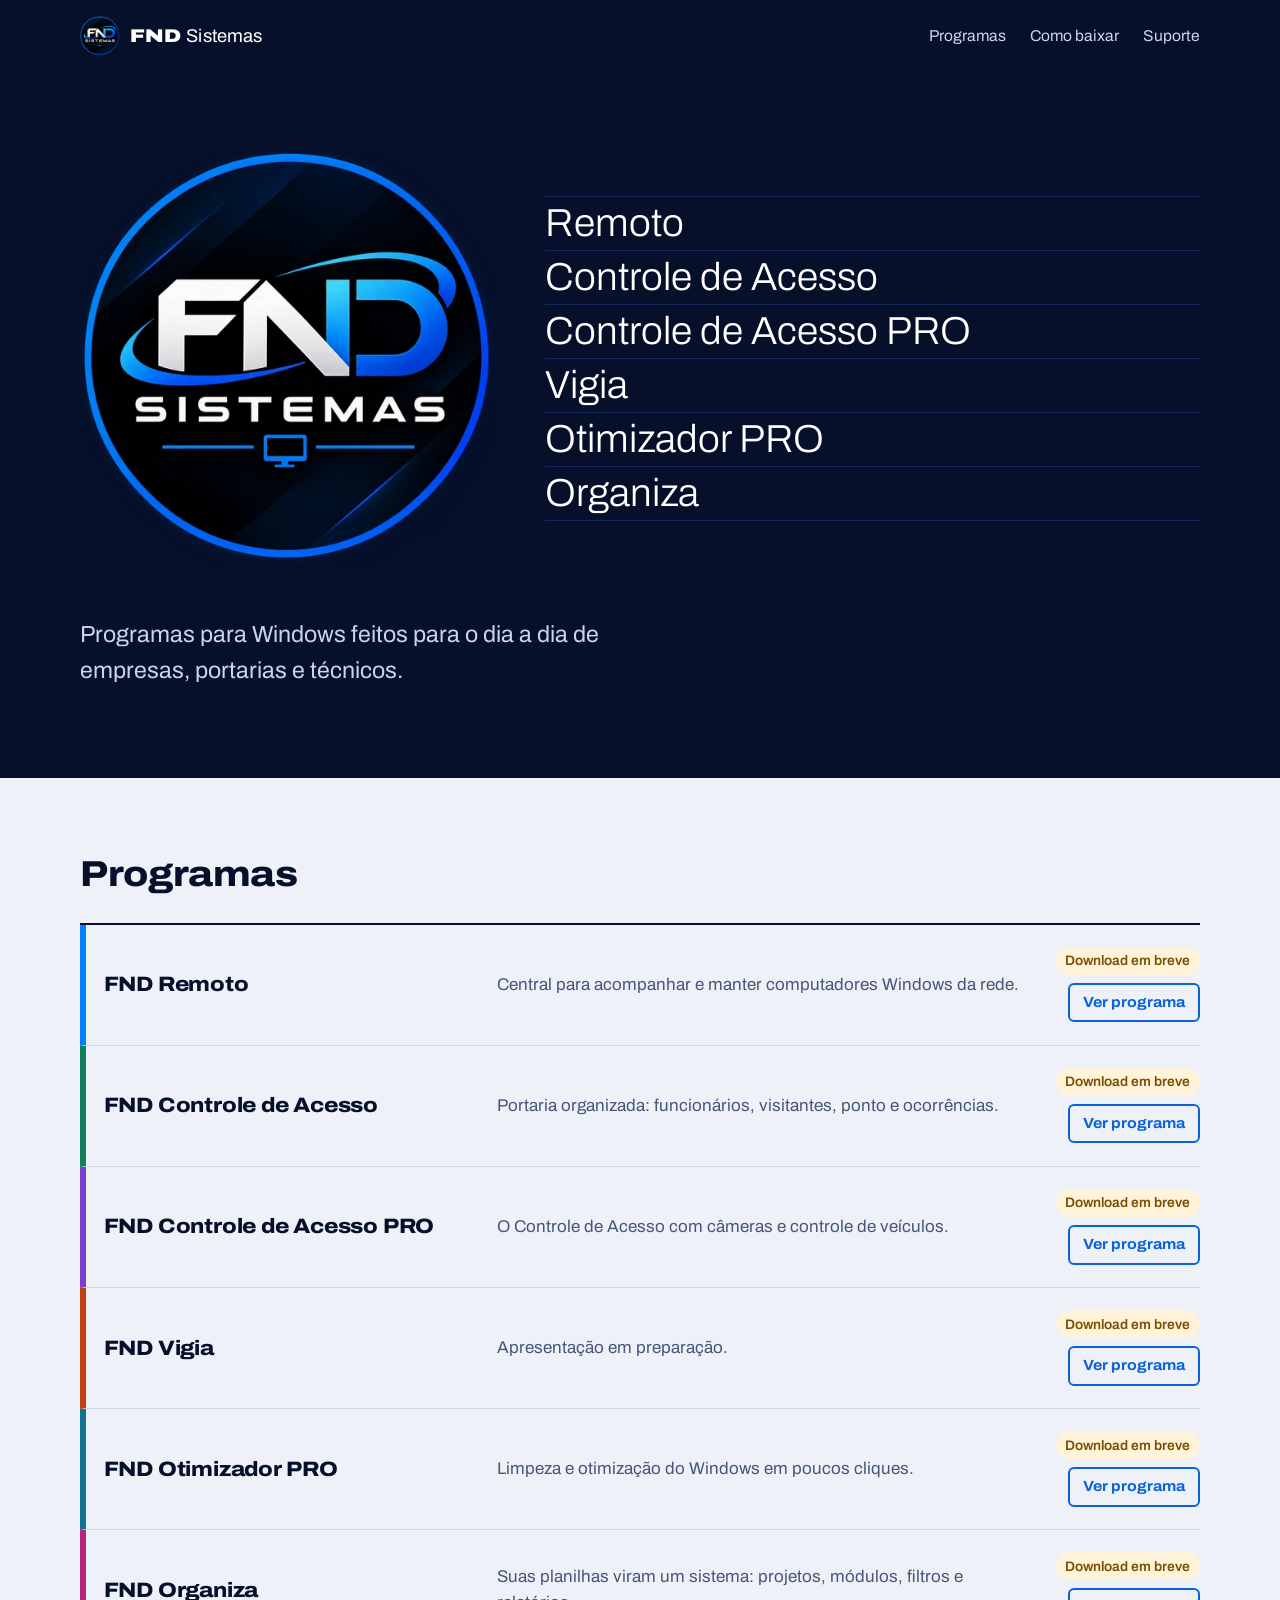
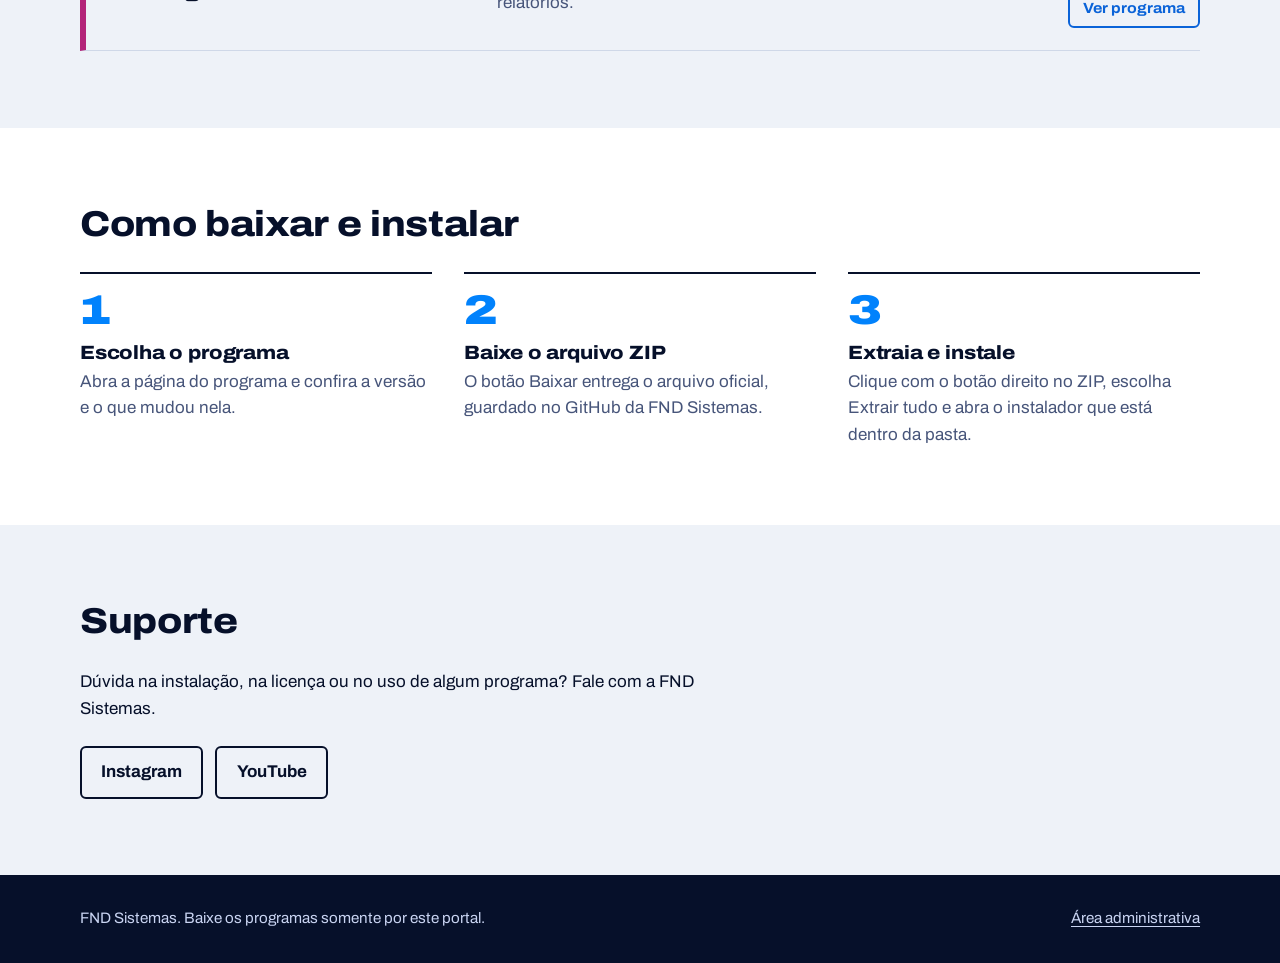
<file: index.html>
<!DOCTYPE html>
<html lang="pt-BR">
<head>
  <meta charset="utf-8">
  <meta name="viewport" content="width=device-width, initial-scale=1">
  <meta http-equiv="Content-Security-Policy" content="default-src 'self'; img-src 'self' data:; style-src 'self'; script-src 'self'; object-src 'none'; base-uri 'none'; form-action 'none'">
  <meta name="referrer" content="strict-origin-when-cross-origin">
  <title>FND Sistemas — downloads e suporte</title>
  <meta name="description" content="Central oficial de downloads e suporte dos programas FND Sistemas para Windows.">
  <meta property="og:title" content="FND Sistemas — downloads e suporte">
  <meta property="og:description" content="Baixe os programas FND Sistemas para Windows e acompanhe as atualizações.">
  <meta property="og:type" content="website">
  <meta property="og:image" content="https://fnd-links.github.io/fnd-sistemas/assets/img/icone-180.png">
  <meta name="theme-color" content="#06102a">
  <link rel="icon" href="assets/img/logo-96.png" type="image/png">
  <link rel="apple-touch-icon" href="assets/img/icone-180.png">
  <link rel="preload" href="assets/fonts/archivo-var.woff2" as="font" type="font/woff2" crossorigin>
  <link rel="preload" href="data/programas.json" as="fetch" crossorigin>
  <link rel="stylesheet" href="assets/css/site.css">
  <script type="module" src="assets/js/inicio.js"></script>
</head>
<body>
  <a class="pular" href="#programas">Ir para os programas</a>

  <header class="topo">
    <div class="contido">
      <a class="marca" href="./" aria-label="FND Sistemas, página inicial"><img src="assets/img/logo-96.png" alt="" width="40" height="40">FND<span>Sistemas</span></a>
      <nav aria-label="Seções">
        <a href="#programas">Programas</a>
        <a href="#como-baixar">Como baixar</a>
        <a href="#suporte">Suporte</a>
      </nav>
    </div>
  </header>

  <main>
    <section class="abertura" aria-labelledby="titulo">
      <div class="contido">
        <h1 id="titulo"><img src="assets/img/logo-512.webp" alt="FND Sistemas" width="512" height="512" fetchpriority="high"></h1>
        <ul class="indice" id="indice" aria-label="Programas FND"></ul>
        <p class="frase" id="frase">Programas para Windows feitos para o dia a dia de empresas, portarias e técnicos.</p>
      </div>
    </section>

    <section class="secao" id="programas" aria-labelledby="t-programas">
      <div class="contido">
        <h2 id="t-programas">Programas</h2>
        <ul class="programas" id="lista-programas">
          <li class="vazio">Carregando a lista de programas…</li>
        </ul>
        <noscript><p class="aviso">Para ver os programas e os downloads, ative o JavaScript no navegador.</p></noscript>
      </div>
    </section>

    <section class="secao clara" id="como-baixar" aria-labelledby="t-como">
      <div class="contido">
        <h2 id="t-como">Como baixar e instalar</h2>
        <ol class="passos" id="passos">
          <li>
            <h3>Escolha o programa</h3>
            <p>Abra a página do programa e confira a versão e o que mudou nela.</p>
          </li>
          <li>
            <h3>Baixe o arquivo ZIP</h3>
            <p>O botão Baixar entrega o arquivo oficial, guardado no GitHub da FND Sistemas.</p>
          </li>
          <li>
            <h3>Extraia e instale</h3>
            <p>Clique com o botão direito no ZIP, escolha Extrair tudo e abra o instalador que está dentro da pasta.</p>
          </li>
        </ol>
      </div>
    </section>

    <section class="secao" id="suporte" aria-labelledby="t-suporte">
      <div class="contido">
        <h2 id="t-suporte">Suporte</h2>
        <p id="texto-suporte">Dúvida na instalação, na licença ou no uso de algum programa? Fale com a FND Sistemas.</p>
        <div class="contatos" id="contatos"></div>
      </div>
    </section>
  </main>

  <footer class="rodape">
    <div class="contido">
      <span id="texto-rodape">FND Sistemas. Baixe os programas somente por este portal.</span>
      <span class="links"><a href="admin/">Área administrativa</a></span>
    </div>
  </footer>
</body>
</html>
</file>
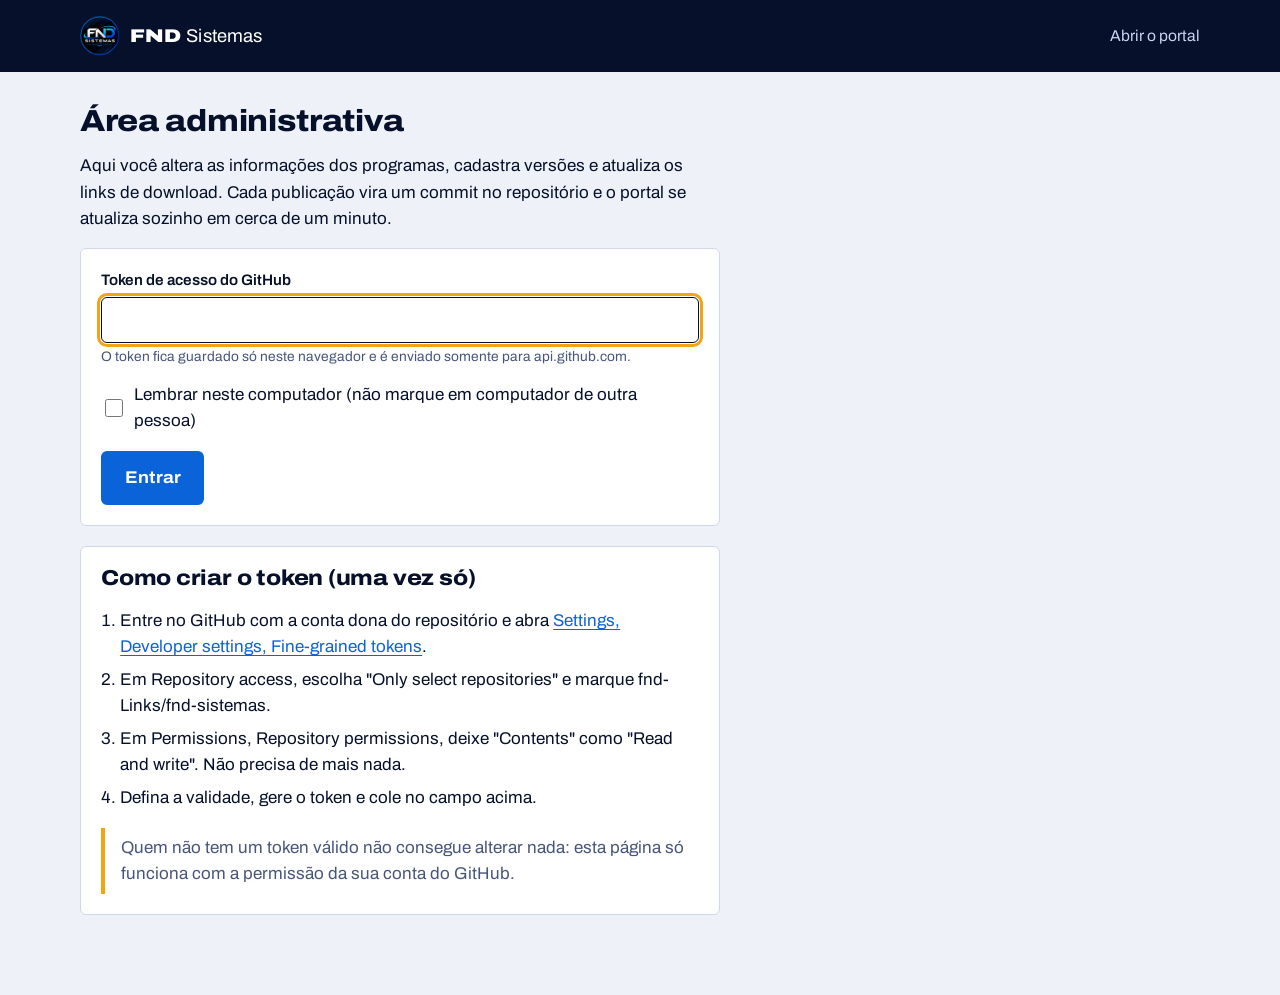
<file: admin/index.html>
<!DOCTYPE html>
<html lang="pt-BR">
<head>
  <meta charset="utf-8">
  <meta name="viewport" content="width=device-width, initial-scale=1">
  <title>Área administrativa — FND Sistemas</title>
  <meta name="robots" content="noindex, nofollow">
  <meta name="referrer" content="no-referrer">
  <meta http-equiv="Content-Security-Policy" content="default-src 'self'; connect-src 'self' https://api.github.com; img-src 'self' data:; style-src 'self'; script-src 'self'; base-uri 'none'; form-action 'none'">
  <link rel="icon" href="../assets/img/logo-96.png" type="image/png">
  <link rel="apple-touch-icon" href="../assets/img/icone-180.png">
  <link rel="stylesheet" href="../assets/css/site.css">
  <link rel="stylesheet" href="../assets/css/admin.css">
  <script type="module" src="../assets/js/admin.js"></script>
</head>
<body class="admin">
  <header class="topo">
    <div class="contido">
      <a class="marca" href="../"><img src="../assets/img/logo-96.png" alt="" width="40" height="40">FND<span>Sistemas</span></a>
      <nav aria-label="Painel">
        <a href="../" target="_blank" rel="noopener">Abrir o portal</a>
        <a href="#" id="sair" hidden>Sair</a>
      </nav>
    </div>
  </header>

  <main class="contido" id="app">
    <noscript><p class="aviso">A área administrativa precisa de JavaScript.</p></noscript>
  </main>

  <div id="avisos" class="avisos" role="status" aria-live="polite"></div>
</body>
</html>
</file>
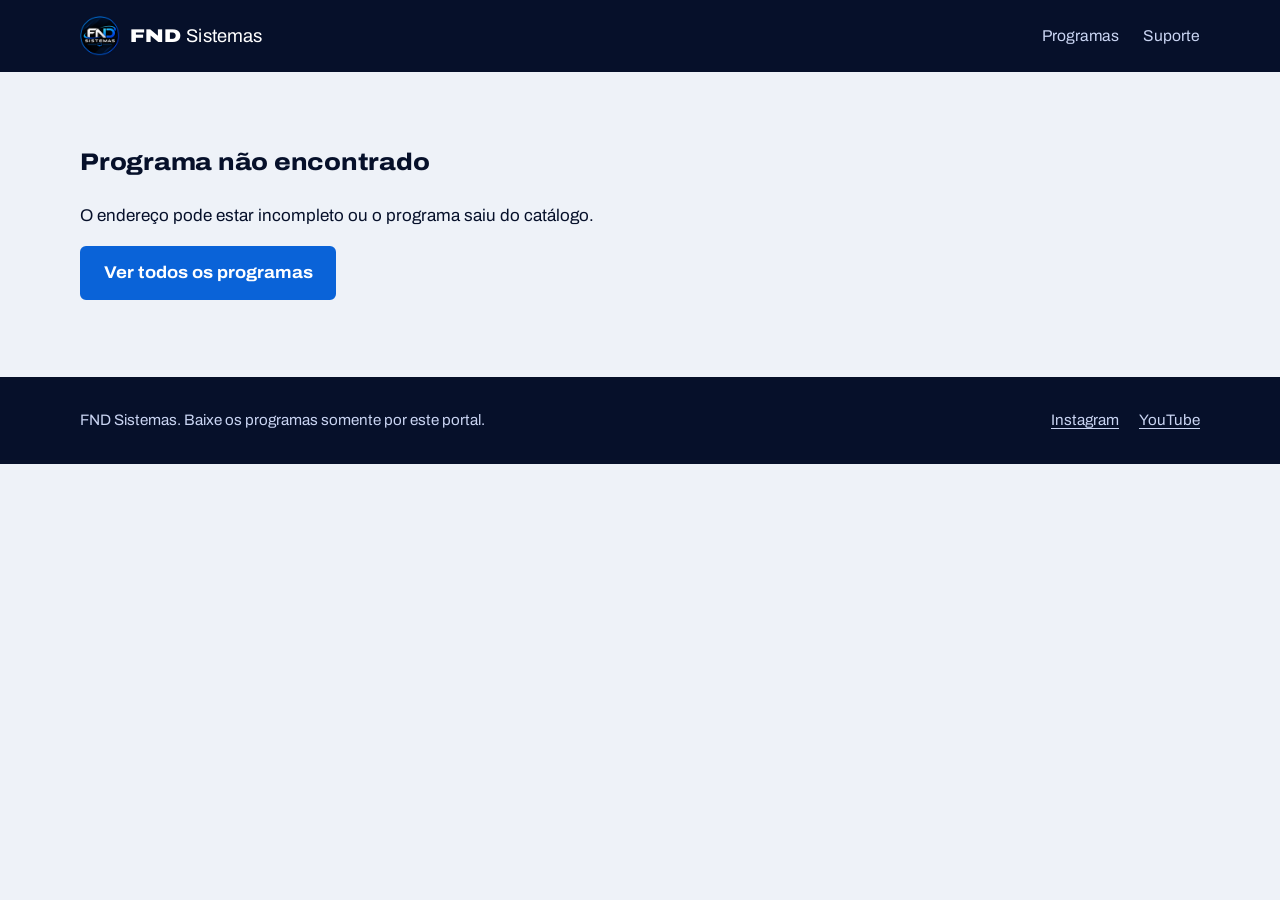
<file: programa.html>
<!DOCTYPE html>
<html lang="pt-BR">
<head>
  <meta charset="utf-8">
  <meta name="viewport" content="width=device-width, initial-scale=1">
  <meta http-equiv="Content-Security-Policy" content="default-src 'self'; img-src 'self' data:; style-src 'self'; script-src 'self'; object-src 'none'; base-uri 'none'; form-action 'none'">
  <meta name="referrer" content="strict-origin-when-cross-origin">
  <title>Programa — FND Sistemas</title>
  <meta name="description" content="Apresentação, versão atual, histórico de atualizações e download do programa FND Sistemas.">
  <meta name="theme-color" content="#06102a">
  <link rel="icon" href="assets/img/logo-96.png" type="image/png">
  <link rel="apple-touch-icon" href="assets/img/icone-180.png">
  <link rel="preload" href="assets/fonts/archivo-var.woff2" as="font" type="font/woff2" crossorigin>
  <link rel="preload" href="data/programas.json" as="fetch" crossorigin>
  <link rel="stylesheet" href="assets/css/site.css">
  <script type="module" src="assets/js/programa.js"></script>
</head>
<body>
  <a class="pular" href="#conteudo">Ir para o conteúdo</a>

  <header class="topo">
    <div class="contido">
      <a class="marca" href="./" aria-label="FND Sistemas, página inicial"><img src="assets/img/logo-96.png" alt="" width="40" height="40">FND<span>Sistemas</span></a>
      <nav aria-label="Seções">
        <a href="./#programas">Programas</a>
        <a href="./#suporte">Suporte</a>
      </nav>
    </div>
  </header>

  <main id="conteudo">
    <section class="secao"><div class="contido"><p class="vazio">Carregando o programa…</p>
      <noscript><p class="aviso">Para ver o programa e o download, ative o JavaScript no navegador.</p></noscript>
    </div></section>
  </main>

  <footer class="rodape">
    <div class="contido">
      <span id="texto-rodape">FND Sistemas. Baixe os programas somente por este portal.</span>
      <span class="links" id="rodape-links"></span>
    </div>
  </footer>
</body>
</html>
</file>
<file: assets/css/site.css>
/* FND Sistemas — estilos do portal e base do painel */

@font-face {
  font-family: "Archivo";
  src: url("../fonts/archivo-var.woff2") format("woff2");
  font-weight: 100 900;
  font-stretch: 62% 125%;
  font-display: swap;
}

:root {
  --tinta: #06102a;
  --tinta-suave: #47557a;
  --papel: #eef2f8;
  --branco: #ffffff;
  --linha: #cfd8e8;
  --cobalto: #0a63d8;
  --cobalto-escuro: #084fae;
  --azul-marca: #0182fc;
  --ciano: #3cd4fd;
  --ambar: #f2a413;
  --ambar-fundo: #fff4d9;
  --ambar-texto: #7a4d00;
  --verde: #12805c;
  --verde-fundo: #dff5ec;
  --erro: #b42318;
  --erro-fundo: #fde7e4;
  --cor-programa: var(--cobalto);
  --largura: 1120px;
  --raio: 6px;
}

*,
*::before,
*::after { box-sizing: border-box; }

html { -webkit-text-size-adjust: 100%; scroll-behavior: smooth; }

body {
  margin: 0;
  font-family: "Archivo", "Segoe UI", system-ui, sans-serif;
  font-size: 1.0625rem;
  line-height: 1.55;
  color: var(--tinta);
  background: var(--papel);
}

h1, h2, h3 { line-height: 1.1; margin: 0; font-stretch: 112%; font-weight: 800; letter-spacing: -0.01em; }
h2 { font-size: clamp(1.6rem, 1.2rem + 1.6vw, 2.25rem); }
h3 { font-size: 1.2rem; }
p { margin: 0; max-width: 68ch; }
a { color: var(--cobalto); text-underline-offset: 0.18em; }
a:hover { color: var(--cobalto-escuro); }

:focus-visible { outline: 3px solid var(--ambar); outline-offset: 3px; border-radius: 2px; }

.contido { width: min(100% - 2.5rem, var(--largura)); margin-inline: auto; }

.pular {
  position: absolute; left: 1rem; top: -4rem; z-index: 10;
  background: var(--branco); color: var(--tinta); padding: 0.6rem 1rem; border-radius: var(--raio);
}
.pular:focus { top: 1rem; }

/* ---------- Topo ---------- */
.topo { background: var(--tinta); color: var(--branco); }
.topo .contido { display: flex; align-items: center; justify-content: space-between; gap: 1rem; padding-block: 1rem; }
.marca { display: inline-flex; align-items: center; gap: 0.6rem; color: var(--branco); text-decoration: none; font-weight: 900; font-stretch: 125%; font-size: 1.15rem; letter-spacing: 0.01em; }
.marca span { font-weight: 400; font-stretch: 100%; margin-left: -0.25em; }
.marca img { display: block; width: 40px; height: 40px; }
.marca:hover { color: var(--branco); }
.topo nav { display: flex; gap: 1.5rem; }
.topo nav a { color: #c9d4f2; text-decoration: none; font-size: 0.98rem; }
.topo nav a:hover { color: var(--branco); text-decoration: underline; }

/* ---------- Abertura: a marca vira o índice ---------- */
.abertura { background: var(--tinta); color: var(--branco); padding-block: clamp(2rem, 6vw, 5rem) clamp(3rem, 7vw, 6rem); }
.abertura .contido { display: grid; grid-template-columns: auto 1fr; align-items: start; column-gap: clamp(1.25rem, 3.5vw, 3rem); }
.abertura h1 { line-height: 0; }
.abertura h1 img { display: block; width: clamp(200px, 33vw, 420px); height: auto; }
.indice { list-style: none; margin: 0; padding: 0; align-self: center; }
.indice a {
  display: block; color: var(--branco); text-decoration: none;
  font-size: clamp(1.15rem, 0.6rem + 2.3vw, 2.55rem);
  font-weight: 300; font-stretch: 100%; line-height: 1.12;
  padding-block: 0.12em; border-bottom: 1px solid #15275a;
  transition: font-weight 160ms ease, padding-left 160ms ease;
}
.indice li:first-child a { border-top: 1px solid #15275a; }
.indice a:hover, .indice a:focus-visible { font-weight: 800; padding-left: 0.35em; color: var(--ciano); }
.abertura .frase { grid-column: 1 / -1; margin-top: clamp(1.75rem, 4vw, 3rem); font-size: clamp(1.1rem, 0.95rem + 0.7vw, 1.45rem); color: #c9d4f2; max-width: 46ch; }

@media (max-width: 640px) {
  .abertura .contido { grid-template-columns: 1fr; row-gap: 1.5rem; }
  .abertura h1 img { width: min(62vw, 260px); }
  .indice a { font-size: 1.45rem; padding-block: 0.3em; }
}

/* ---------- Seções ---------- */
.secao { padding-block: clamp(2.75rem, 6vw, 5rem); }
.secao > .contido > h2 { margin-bottom: 1.75rem; }
.secao.clara { background: var(--branco); }

/* ---------- Lista de programas ---------- */
.programas { list-style: none; margin: 0; padding: 0; border-top: 2px solid var(--tinta); }
.programa-linha {
  display: grid; grid-template-columns: minmax(0, 1.1fr) minmax(0, 1.6fr) auto; align-items: center;
  gap: 0.75rem 2rem; padding: 1.4rem 0 1.4rem 1.1rem; border-bottom: 1px solid var(--linha);
  border-left: 6px solid var(--cor-programa);
}
.programa-linha h3 { font-size: 1.3rem; }
.programa-linha h3 a { color: var(--tinta); text-decoration: none; }
.programa-linha h3 a:hover { text-decoration: underline; }
.programa-linha .resumo { color: var(--tinta-suave); }
.programa-linha .lado { display: flex; flex-direction: column; align-items: flex-end; gap: 0.5rem; }
@media (max-width: 820px) {
  .programa-linha { grid-template-columns: 1fr; padding-right: 0; }
  .programa-linha .lado { align-items: flex-start; flex-direction: row; flex-wrap: wrap; align-items: center; }
}

.estado { display: inline-block; font-size: 0.86rem; font-weight: 600; padding: 0.2rem 0.6rem; border-radius: 99px; white-space: nowrap; }
.estado.disponivel { background: var(--verde-fundo); color: #0b5a40; }
.estado.em-breve { background: var(--ambar-fundo); color: var(--ambar-texto); }

/* ---------- Botões ---------- */
.botao {
  display: inline-flex; align-items: center; justify-content: center; gap: 0.5rem;
  font: inherit; font-weight: 700; font-stretch: 108%; text-decoration: none; cursor: pointer;
  padding: 0.75rem 1.35rem; border-radius: var(--raio); border: 2px solid var(--cobalto);
  background: var(--cobalto); color: var(--branco);
}
.botao:hover { background: var(--cobalto-escuro); border-color: var(--cobalto-escuro); color: var(--branco); }
.botao.secundario { background: transparent; color: var(--cobalto); }
.botao.secundario:hover { background: #e3eafc; color: var(--cobalto-escuro); }
.botao.pequeno { padding: 0.4rem 0.8rem; font-size: 0.92rem; }
.botao.perigo { background: transparent; border-color: var(--erro); color: var(--erro); }
.botao.perigo:hover { background: var(--erro-fundo); }
.botao[disabled], .botao[aria-disabled="true"] { background: #dfe5f0; border-color: #dfe5f0; color: #5d6988; cursor: not-allowed; }
.botao.grande { font-size: 1.15rem; padding: 0.95rem 1.7rem; }

/* ---------- Passos ---------- */
.passos { list-style: none; margin: 0; padding: 0; display: grid; grid-template-columns: repeat(3, 1fr); gap: 2rem; counter-reset: passo; }
.passos li { counter-increment: passo; border-top: 2px solid var(--tinta); padding-top: 1rem; }
.passos li::before { content: counter(passo); display: block; font-size: 2.6rem; font-weight: 900; font-stretch: 125%; line-height: 1; margin-bottom: 0.6rem; color: var(--azul-marca); }
.passos h3 { margin-bottom: 0.4rem; }
.passos p { color: var(--tinta-suave); }
@media (max-width: 760px) { .passos { grid-template-columns: 1fr; } }

.contatos { display: flex; flex-wrap: wrap; gap: 0.75rem; margin-top: 1.5rem; }
.contatos a {
  font-weight: 700; text-decoration: none; padding: 0.7rem 1.2rem; border: 2px solid var(--tinta);
  border-radius: var(--raio); color: var(--tinta);
}
.contatos a:hover { background: var(--tinta); color: var(--branco); }

/* ---------- Página de um programa ---------- */
.capa { background: var(--tinta); color: var(--branco); padding-block: clamp(2rem, 5vw, 4rem); border-bottom: 10px solid var(--cor-programa); }
.capa .voltar { color: #c9d4f2; font-size: 0.98rem; }
.capa h1 { margin-top: 1.25rem; font-size: clamp(2.3rem, 1.2rem + 5.5vw, 5.25rem); font-weight: 300; font-stretch: 100%; line-height: 0.98; letter-spacing: -0.02em; }
.capa h1 b { font-weight: 900; font-stretch: 125%; display: block; background: linear-gradient(90deg, #fff 0 62%, var(--ciano) 62%, var(--azul-marca)); -webkit-background-clip: text; background-clip: text; color: transparent; width: fit-content; }
.capa .resumo { margin-top: 1.25rem; font-size: clamp(1.1rem, 1rem + 0.6vw, 1.4rem); color: #c9d4f2; max-width: 44ch; }

.duas-colunas { display: grid; grid-template-columns: minmax(0, 1.5fr) minmax(280px, 1fr); gap: clamp(2rem, 5vw, 4rem); align-items: start; }
@media (max-width: 860px) { .duas-colunas { grid-template-columns: 1fr; } .duas-colunas .baixar { order: -1; } }

.texto > * + * { margin-top: 1rem; }
.texto h2 { margin-top: 2.5rem; font-size: 1.5rem; }
.texto h2:first-child { margin-top: 0; }
.texto ul { margin: 1rem 0 0; padding-left: 1.2rem; }
.texto li + li { margin-top: 0.35rem; }

.baixar { background: var(--branco); border: 2px solid var(--tinta); border-radius: var(--raio); padding: 1.5rem; position: sticky; top: 1.25rem; }
.baixar h2 { font-size: 1.25rem; margin-bottom: 1rem; }
.baixar dl { margin: 0 0 1.25rem; display: grid; grid-template-columns: auto 1fr; gap: 0.4rem 1rem; }
.baixar dt { color: var(--tinta-suave); }
.baixar dd { margin: 0; font-weight: 700; overflow-wrap: anywhere; }
.baixar .botao { width: 100%; }
.baixar .nota { margin-top: 0.9rem; font-size: 0.93rem; color: var(--tinta-suave); }
.baixar code { font-size: 0.8rem; overflow-wrap: anywhere; }

.historico { list-style: none; margin: 0; padding: 0; border-top: 2px solid var(--tinta); }
.historico > li { display: grid; grid-template-columns: 11rem 1fr; gap: 0.5rem 2rem; padding-block: 1.25rem; border-bottom: 1px solid var(--linha); }
.historico .versao { font-weight: 900; font-stretch: 120%; font-size: 1.3rem; }
.historico .data { color: var(--tinta-suave); font-size: 0.95rem; }
.historico ul { margin: 0; padding-left: 1.2rem; }
.historico .baixar-antiga { font-size: 0.93rem; }
@media (max-width: 640px) { .historico > li { grid-template-columns: 1fr; } }

.vazio { color: var(--tinta-suave); border-left: 4px solid var(--ambar); padding: 0.4rem 0 0.4rem 1rem; }
.aviso { background: var(--ambar-fundo); color: var(--ambar-texto); border-radius: var(--raio); padding: 0.9rem 1.1rem; }
.aviso.erro { background: var(--erro-fundo); color: var(--erro); }
.aviso.ok { background: var(--verde-fundo); color: #0b5a40; }

/* ---------- Rodapé ---------- */
.rodape { background: var(--tinta); color: #c9d4f2; padding-block: 2rem; font-size: 0.95rem; }
.rodape .contido { display: flex; flex-wrap: wrap; justify-content: space-between; gap: 1rem; }
.rodape a { color: #c9d4f2; }
.rodape a:hover { color: var(--branco); }
.rodape .links { display: flex; flex-wrap: wrap; gap: 1.25rem; }

@media (prefers-reduced-motion: reduce) {
  html { scroll-behavior: auto; }
  * { transition: none !important; }
}

@media (max-width: 520px) {
  .topo .contido { flex-wrap: wrap; row-gap: 0.4rem; }
  .topo nav { gap: 1.1rem; flex-wrap: wrap; }
  .topo nav a { font-size: 0.93rem; }
}
</file>
<file: assets/css/admin.css>
/* FND Sistemas — painel administrativo */

.admin main { padding-block: 2rem 5rem; }
.admin h1 { font-size: 1.9rem; margin-bottom: 0.5rem; }
.admin h2 { font-size: 1.35rem; }
.admin h3 { font-size: 1.05rem; }

.entrar { max-width: 640px; }
.entrar ol { padding-left: 1.2rem; }
.entrar li + li { margin-top: 0.4rem; }
.entrar > * + * { margin-top: 1rem; }

.campo { display: block; }
.campo + .campo, .campo + .linha-campos, .linha-campos + .campo, .linha-campos + .linha-campos { margin-top: 0.9rem; }
.campo > span { display: block; font-weight: 600; font-size: 0.95rem; margin-bottom: 0.25rem; }
.campo small { display: block; color: var(--tinta-suave); font-size: 0.86rem; margin-top: 0.2rem; }
.campo input[type="text"], .campo input[type="password"], .campo input[type="url"], .campo input[type="email"],
.campo input[type="date"], .campo input[type="number"], .campo textarea {
  width: 100%; font: inherit; color: var(--tinta); background: var(--branco);
  border: 1.5px solid #9fadc9; border-radius: var(--raio); padding: 0.55rem 0.7rem;
}
.campo textarea { min-height: 6.5rem; resize: vertical; line-height: 1.4; }
.campo input:focus-visible, .campo textarea:focus-visible { outline: 3px solid var(--ambar); outline-offset: 1px; border-color: var(--tinta); }
.campo input[readonly] { background: #e6ebf4; color: var(--tinta-suave); }
.campo input[type="color"] { width: 4rem; height: 2.5rem; padding: 0.15rem; border: 1.5px solid #9fadc9; border-radius: var(--raio); background: var(--branco); }
.marcar { display: flex; align-items: center; gap: 0.5rem; margin-top: 0.9rem; }
.marcar input { width: 1.15rem; height: 1.15rem; }
.linha-campos { display: grid; grid-template-columns: repeat(auto-fit, minmax(200px, 1fr)); gap: 0.9rem; }
.linha-campos .campo + .campo { margin-top: 0; }

.barra {
  position: sticky; top: 0; z-index: 5; background: var(--papel); border-bottom: 2px solid var(--tinta);
  display: flex; flex-wrap: wrap; align-items: center; justify-content: space-between; gap: 0.75rem; padding-block: 0.8rem; margin-bottom: 1.5rem;
}
.barra .situacao { font-weight: 600; }
.barra .situacao.sujo { color: var(--ambar-texto); }
.barra .acoes { display: flex; gap: 0.6rem; flex-wrap: wrap; }

.painel { display: grid; grid-template-columns: 260px minmax(0, 1fr); gap: 2rem; align-items: start; }
@media (max-width: 860px) { .painel { grid-template-columns: 1fr; } }

.menu { list-style: none; margin: 0 0 1rem; padding: 0; border-top: 2px solid var(--tinta); }
.menu button {
  width: 100%; text-align: left; font: inherit; color: var(--tinta); background: none; border: 0;
  border-bottom: 1px solid var(--linha); border-left: 6px solid var(--cor-programa, transparent);
  padding: 0.7rem 0.6rem 0.7rem 0.8rem; cursor: pointer;
}
.menu button:hover { background: #e3eafc; }
.menu button[aria-current="true"] { background: var(--tinta); color: var(--branco); font-weight: 700; }
.menu small { display: block; font-weight: 400; opacity: 0.8; font-size: 0.82rem; }

.bloco { background: var(--branco); border: 1px solid var(--linha); border-radius: var(--raio); padding: 1.25rem; }
.bloco + .bloco { margin-top: 1.25rem; }
.bloco > h2, .bloco > h3 { margin-bottom: 1rem; }
.bloco .cabeca { display: flex; flex-wrap: wrap; justify-content: space-between; align-items: center; gap: 0.6rem; margin-bottom: 1rem; }
.bloco .cabeca h2, .bloco .cabeca h3 { margin: 0; }
.bloco .acoes { display: flex; flex-wrap: wrap; gap: 0.5rem; }

.versao-bloco { border: 1.5px solid var(--tinta); border-radius: var(--raio); padding: 1rem; }
.versao-bloco + .versao-bloco { margin-top: 1rem; }
.versao-bloco fieldset { border: 1px dashed #9fadc9; border-radius: var(--raio); margin: 1rem 0 0; padding: 0.9rem; }
.versao-bloco legend { font-weight: 700; padding-inline: 0.4rem; }
.versao-bloco .retorno { margin-top: 0.75rem; font-size: 0.95rem; }
.versao-bloco .retorno:empty { display: none; }
.tag { font-family: ui-monospace, Consolas, monospace; font-size: 0.86rem; background: #e6ebf4; padding: 0.1rem 0.4rem; border-radius: 4px; overflow-wrap: anywhere; }

.avisos { position: fixed; right: 1rem; bottom: 1rem; display: flex; flex-direction: column; gap: 0.5rem; max-width: min(420px, calc(100% - 2rem)); z-index: 20; }
.avisos .aviso { box-shadow: 0 6px 20px rgba(14, 27, 61, 0.25); border: 1px solid currentColor; }

.erros { margin: 0; padding-left: 1.2rem; }
</file>
